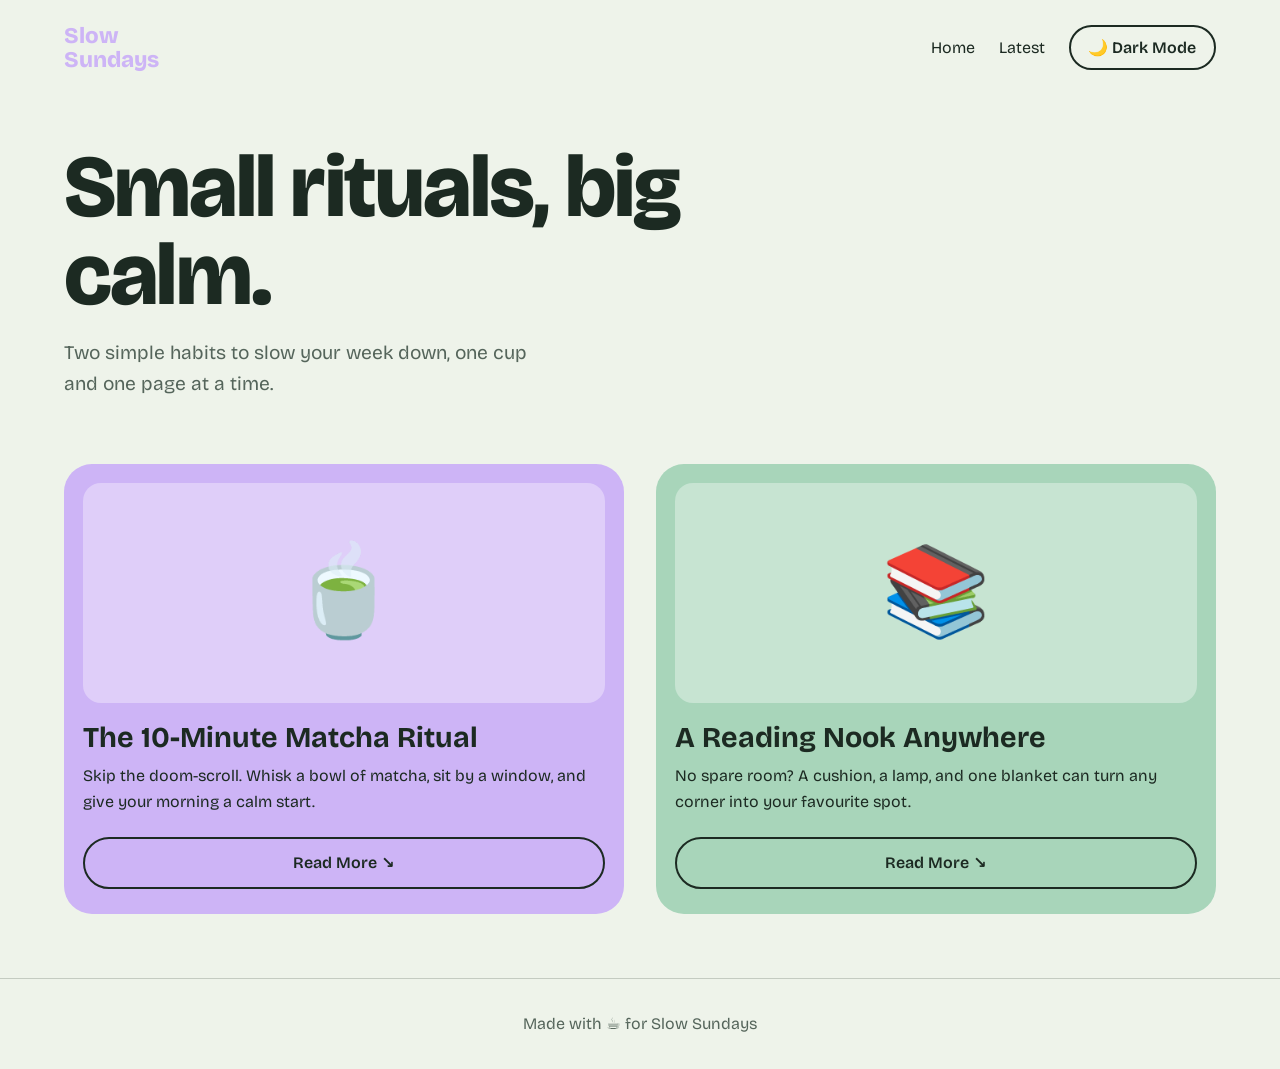
<file: index.html>
<!DOCTYPE html>
<html lang="en">
<head>
  <meta charset="UTF-8">
  <meta name="viewport" content="width=device-width, initial-scale=1">
  <title>Slow Sundays | Small rituals for a softer week</title>
  <link rel="preconnect" href="https://fonts.googleapis.com">
  <link href="https://fonts.googleapis.com/css2?family=Bricolage+Grotesque:opsz,wght@12..96,400;12..96,600;12..96,800&display=swap" rel="stylesheet">
  <link rel="stylesheet" href="style.css">
</head>
<body>
  <header class="top">
    <a class="logo" href="index.html">Slow<br>Sundays</a>
    <nav>
      <a href="index.html">Home</a>
      <a href="article.html">Latest</a>
      <button id="theme-btn" type="button">🌙 Dark Mode</button>
    </nav>
  </header>

  <main>
    <section class="hero">
      <h1>Small rituals, big calm.</h1>
      <p>Two simple habits to slow your week down, one cup and one page at a time.</p>
    </section>

    <section class="cards">
      <!-- Post 1 -->
      <article class="card lilac">
        <div class="art">🍵</div>
        <h2>The 10-Minute Matcha Ritual</h2>
        <p>Skip the doom-scroll. Whisk a bowl of matcha, sit by a window, and give your morning a calm start.</p>
        <a class="read" href="article.html?post=matcha">Read More ↘</a>
      </article>

      <!-- Post 2 -->
      <article class="card mint">
        <div class="art">📚</div>
        <h2>A Reading Nook Anywhere</h2>
        <p>No spare room? A cushion, a lamp, and one blanket can turn any corner into your favourite spot.</p>
        <a class="read" href="article.html?post=nook">Read More ↘</a>
      </article>
    </section>
  </main>

  <footer>Made with ☕ for Slow Sundays</footer>
  <script src="script.js"></script>
</body>
</html>
</file>
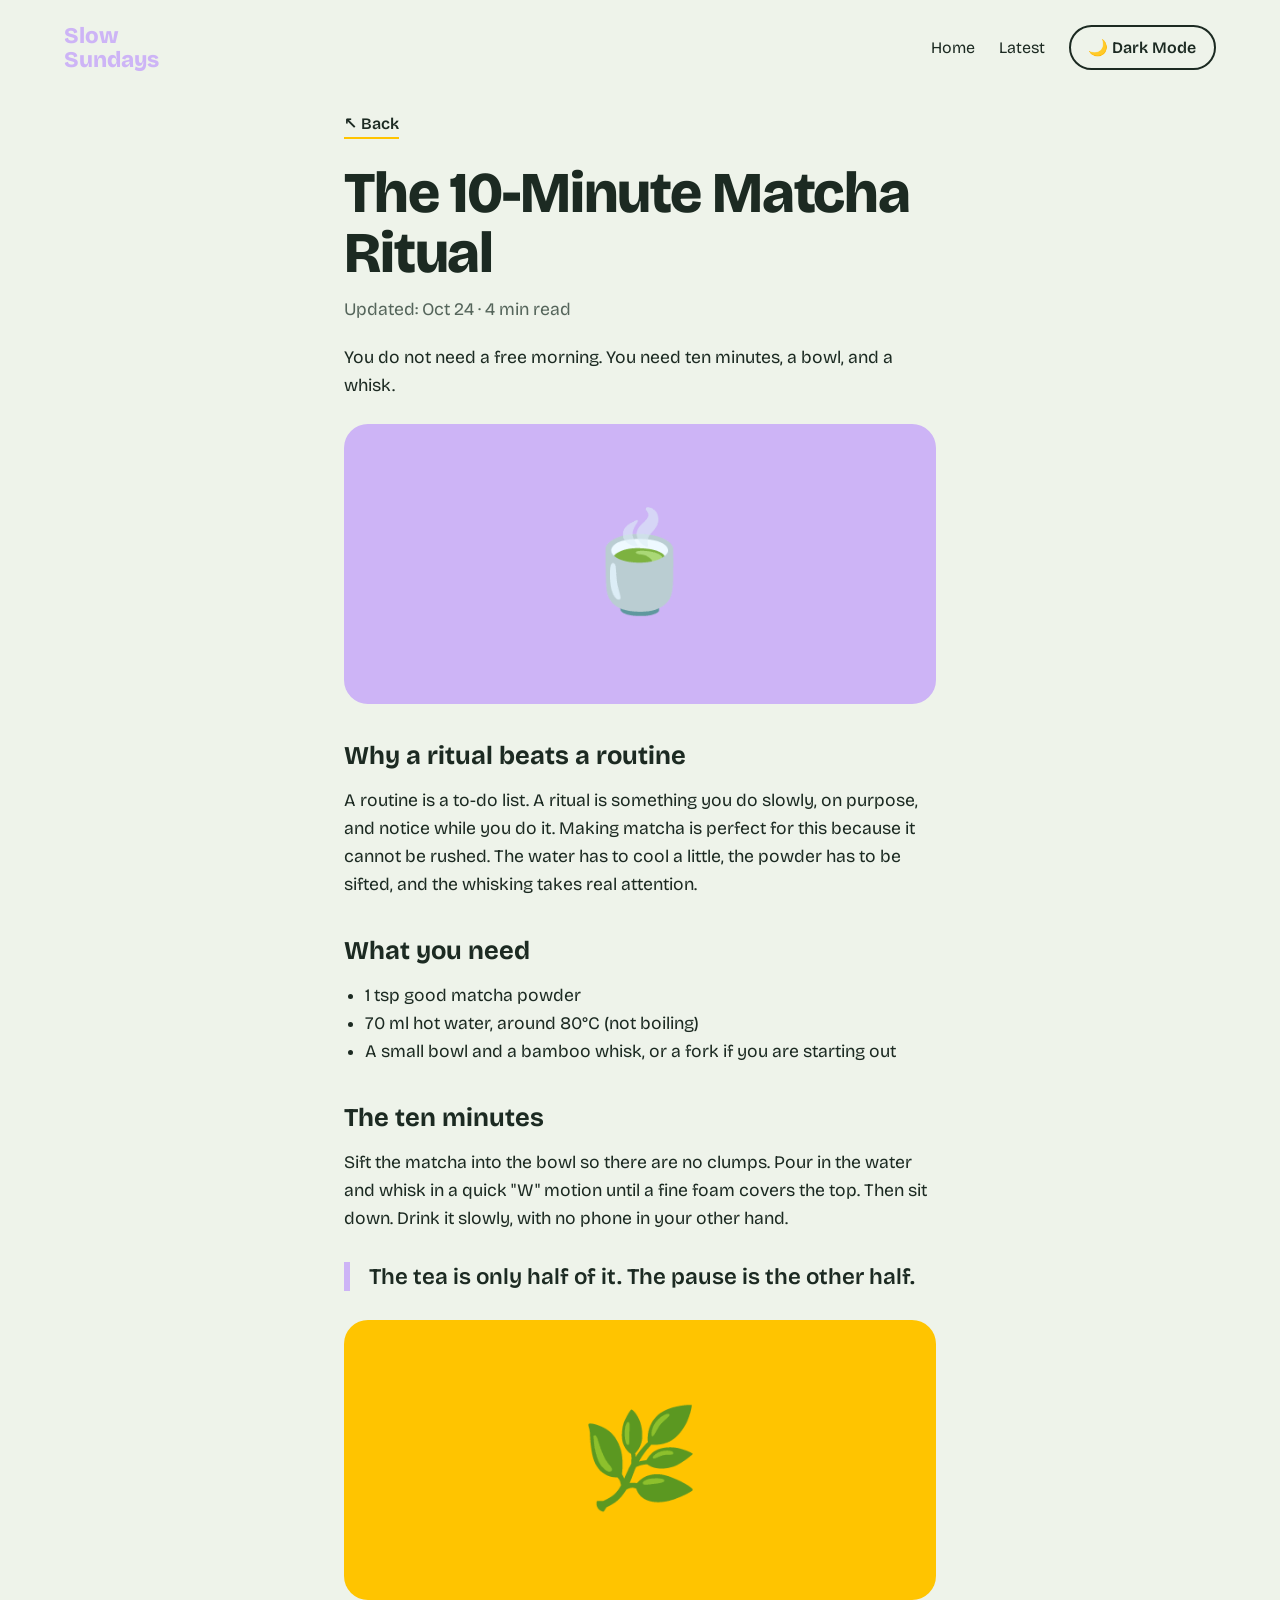
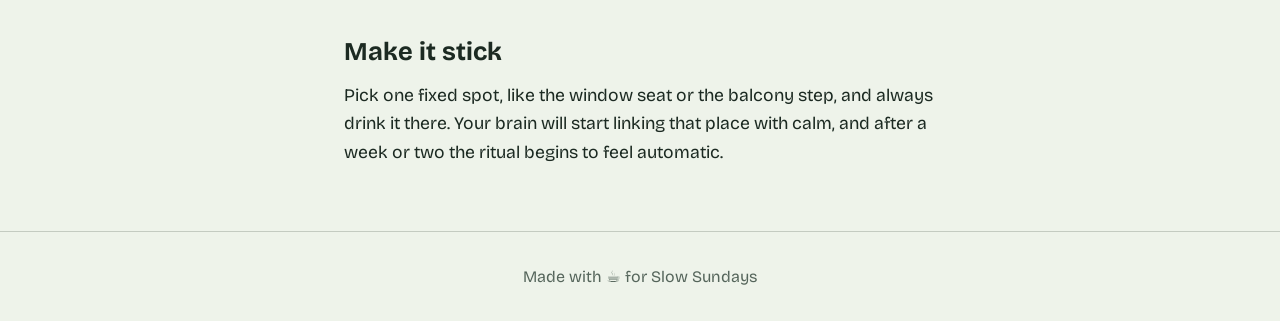
<file: article.html>
<!DOCTYPE html>
<html lang="en">
<head>
  <meta charset="UTF-8">
  <meta name="viewport" content="width=device-width, initial-scale=1">
  <title>Slow Sundays | Article</title>
  <link rel="preconnect" href="https://fonts.googleapis.com">
  <link href="https://fonts.googleapis.com/css2?family=Bricolage+Grotesque:opsz,wght@12..96,400;12..96,600;12..96,800&display=swap" rel="stylesheet">
  <link rel="stylesheet" href="style.css">
</head>
<body>
  <header class="top">
    <a class="logo" href="index.html">Slow<br>Sundays</a>
    <nav>
      <a href="index.html">Home</a>
      <a href="article.html">Latest</a>
      <button id="theme-btn" type="button">🌙 Dark Mode</button>
    </nav>
  </header>

  <main class="post">
    <a class="back" href="index.html">↖ Back</a>

    <!-- Article 1 -->
    <article id="matcha">
      <h1>The 10-Minute Matcha Ritual</h1>
      <p class="meta">Updated: Oct 24 · 4 min read</p>
      <p class="lead">You do not need a free morning. You need ten minutes, a bowl, and a whisk.</p>

      <!-- To use a real photo: replace the div below with <img src="images/matcha.jpg" alt="Matcha bowl"> -->
      <div class="figure lilac">🍵</div>

      <h2>Why a ritual beats a routine</h2>
      <p>A routine is a to-do list. A ritual is something you do slowly, on purpose, and notice while you do it. Making matcha is perfect for this because it cannot be rushed. The water has to cool a little, the powder has to be sifted, and the whisking takes real attention.</p>

      <h2>What you need</h2>
      <ul>
        <li>1 tsp good matcha powder</li>
        <li>70 ml hot water, around 80°C (not boiling)</li>
        <li>A small bowl and a bamboo whisk, or a fork if you are starting out</li>
      </ul>

      <h2>The ten minutes</h2>
      <p>Sift the matcha into the bowl so there are no clumps. Pour in the water and whisk in a quick "W" motion until a fine foam covers the top. Then sit down. Drink it slowly, with no phone in your other hand.</p>

      <blockquote>The tea is only half of it. The pause is the other half.</blockquote>

      <div class="figure yellow">🌿</div>

      <h2>Make it stick</h2>
      <p>Pick one fixed spot, like the window seat or the balcony step, and always drink it there. Your brain will start linking that place with calm, and after a week or two the ritual begins to feel automatic.</p>
    </article>

    <!-- Article 2 -->
    <article id="nook">
      <h1>A Reading Nook Anywhere</h1>
      <p class="meta">Updated: Oct 20 · 3 min read</p>
      <p class="lead">A nook is less about space and more about a signal that says: this is where I slow down.</p>

      <!-- To use a real photo: replace the div below with <img src="images/nook.jpg" alt="Reading nook"> -->
      <div class="figure mint">📚</div>

      <h2>Start with the corner, not the furniture</h2>
      <p>Look for a spot that already feels a little tucked away: beside a bookshelf, under a window, or next to the bed. You are borrowing a corner, not building a room.</p>

      <h2>The three-item kit</h2>
      <ul>
        <li>Something soft to sit on, such as a floor cushion or an old armchair</li>
        <li>Warm light from a small lamp, not the main ceiling light</li>
        <li>A blanket you only use here</li>
      </ul>

      <blockquote>Keep one book on the cushion at all times, so starting takes zero effort.</blockquote>

      <div class="figure yellow">🛋️</div>

      <h2>Protect it</h2>
      <p>The one rule: no laptop and no scrolling in the nook. Once the space is only for reading, sitting down starts to feel like exhaling.</p>
    </article>
  </main>

  <footer>Made with ☕ for Slow Sundays</footer>
  <script src="script.js"></script>
</body>
</html>
</file>
<file: style.css>
/* ---------- Colour tokens ---------- */
:root {
  --bg: #eef3ea;        /* light mode: pale sage */
  --text: #1c2a22;
  --muted: #55655b;
  --line: rgba(28, 42, 34, 0.2);
  --lilac: #cdb4f6;
  --yellow: #ffc400;
  --mint: #a8d5ba;
  --ink: #1c2a22;       /* text on the pastel cards (stays dark in both modes) */
}
/* Dark mode: set by JS adding class="dark" on <body> */
body.dark {
  --bg: #000000;
  --text: #ffffff;
  --muted: #c4c4c4;
  --line: rgba(255, 255, 255, 0.3);
}

* { box-sizing: border-box; margin: 0; padding: 0; }

body {
  font-family: "Bricolage Grotesque", system-ui, sans-serif;
  background: var(--bg);
  color: var(--text);
  line-height: 1.6;
  transition: background 0.3s, color 0.3s;
}
a { color: inherit; }

/* ---------- Header ---------- */
.top {
  display: flex; justify-content: space-between; align-items: center;
  padding: 1.5rem 5vw;
}
.logo {
  font-weight: 800; font-size: 1.4rem; line-height: 1.05;
  text-decoration: none; color: var(--lilac);
}
nav { display: flex; align-items: center; gap: 1.5rem; }
nav a { text-decoration: none; }
nav a:hover { text-decoration: underline; }
#theme-btn {
  font: inherit; font-weight: 600; cursor: pointer;
  padding: 0.5rem 1.1rem; border-radius: 999px;
  border: 2px solid var(--text); background: transparent; color: var(--text);
  transition: background 0.2s, color 0.2s;
}
#theme-btn:hover { background: var(--yellow); color: #000; border-color: var(--yellow); }
:focus-visible { outline: 3px solid var(--yellow); outline-offset: 3px; }

/* ---------- Home ---------- */
.hero { padding: 3rem 5vw 2rem; max-width: 900px; }
.hero h1 { font-size: clamp(2.6rem, 8vw, 5.5rem); font-weight: 800; line-height: 1; letter-spacing: -0.02em; }
.hero p { margin-top: 1.2rem; font-size: 1.2rem; color: var(--muted); max-width: 480px; }

.cards {
  display: grid; grid-template-columns: repeat(auto-fit, minmax(280px, 1fr));
  gap: 2rem; padding: 2rem 5vw 4rem;
}
.card {
  border-radius: 28px; padding: 1.2rem 1.2rem 1.6rem;
  color: var(--ink); display: flex; flex-direction: column;
}
.card.lilac { background: var(--lilac); }
.card.mint { background: var(--mint); }
.card .art {
  height: 220px; border-radius: 18px; display: grid; place-items: center;
  font-size: 5.5rem; background: rgba(255, 255, 255, 0.35); margin-bottom: 1.2rem;
}
.card h2 { font-size: 1.8rem; line-height: 1.1; margin-bottom: 0.6rem; }
.card p { margin-bottom: 1.4rem; flex: 1; }
.read {
  align-self: stretch; text-align: center; text-decoration: none; font-weight: 600;
  padding: 0.7rem; border: 2px solid var(--ink); border-radius: 999px;
}
.read:hover { background: var(--ink); color: #fff; }

/* ---------- Article ---------- */
.post { max-width: 720px; margin: 0 auto; padding: 1rem 5vw 4rem; }
.back { display: inline-block; margin-bottom: 1.5rem; font-weight: 600; text-decoration: none; border-bottom: 2px solid var(--yellow); }
.post h1 { font-size: clamp(2.2rem, 6vw, 3.6rem); font-weight: 800; line-height: 1.05; letter-spacing: -0.02em; }
.meta { color: var(--muted); margin: 0.8rem 0 1.2rem; }
.lead { font-size: 1.3rem; margin-bottom: 1.5rem; }
.post h2 { font-size: 1.6rem; margin: 2rem 0 0.6rem; }
.post p, .post li { font-size: 1.1rem; }
.post ul { padding-left: 1.3rem; }
.figure {
  height: 280px; border-radius: 24px; display: grid; place-items: center;
  font-size: 6rem; margin: 1.5rem 0; color: var(--ink);
}
.figure img { width: 100%; height: 100%; object-fit: cover; border-radius: 24px; }
.figure.lilac { background: var(--lilac); }
.figure.yellow { background: var(--yellow); }
.figure.mint { background: var(--mint); }
blockquote {
  margin: 1.8rem 0; padding-left: 1.2rem; border-left: 6px solid var(--lilac);
  font-size: 1.4rem; font-weight: 600; line-height: 1.3;
}
[hidden] { display: none !important; }

footer { text-align: center; padding: 2rem; color: var(--muted); border-top: 1px solid var(--line); }

@media (max-width: 560px) {
  .top { flex-direction: column; gap: 1rem; }
}
</file>
